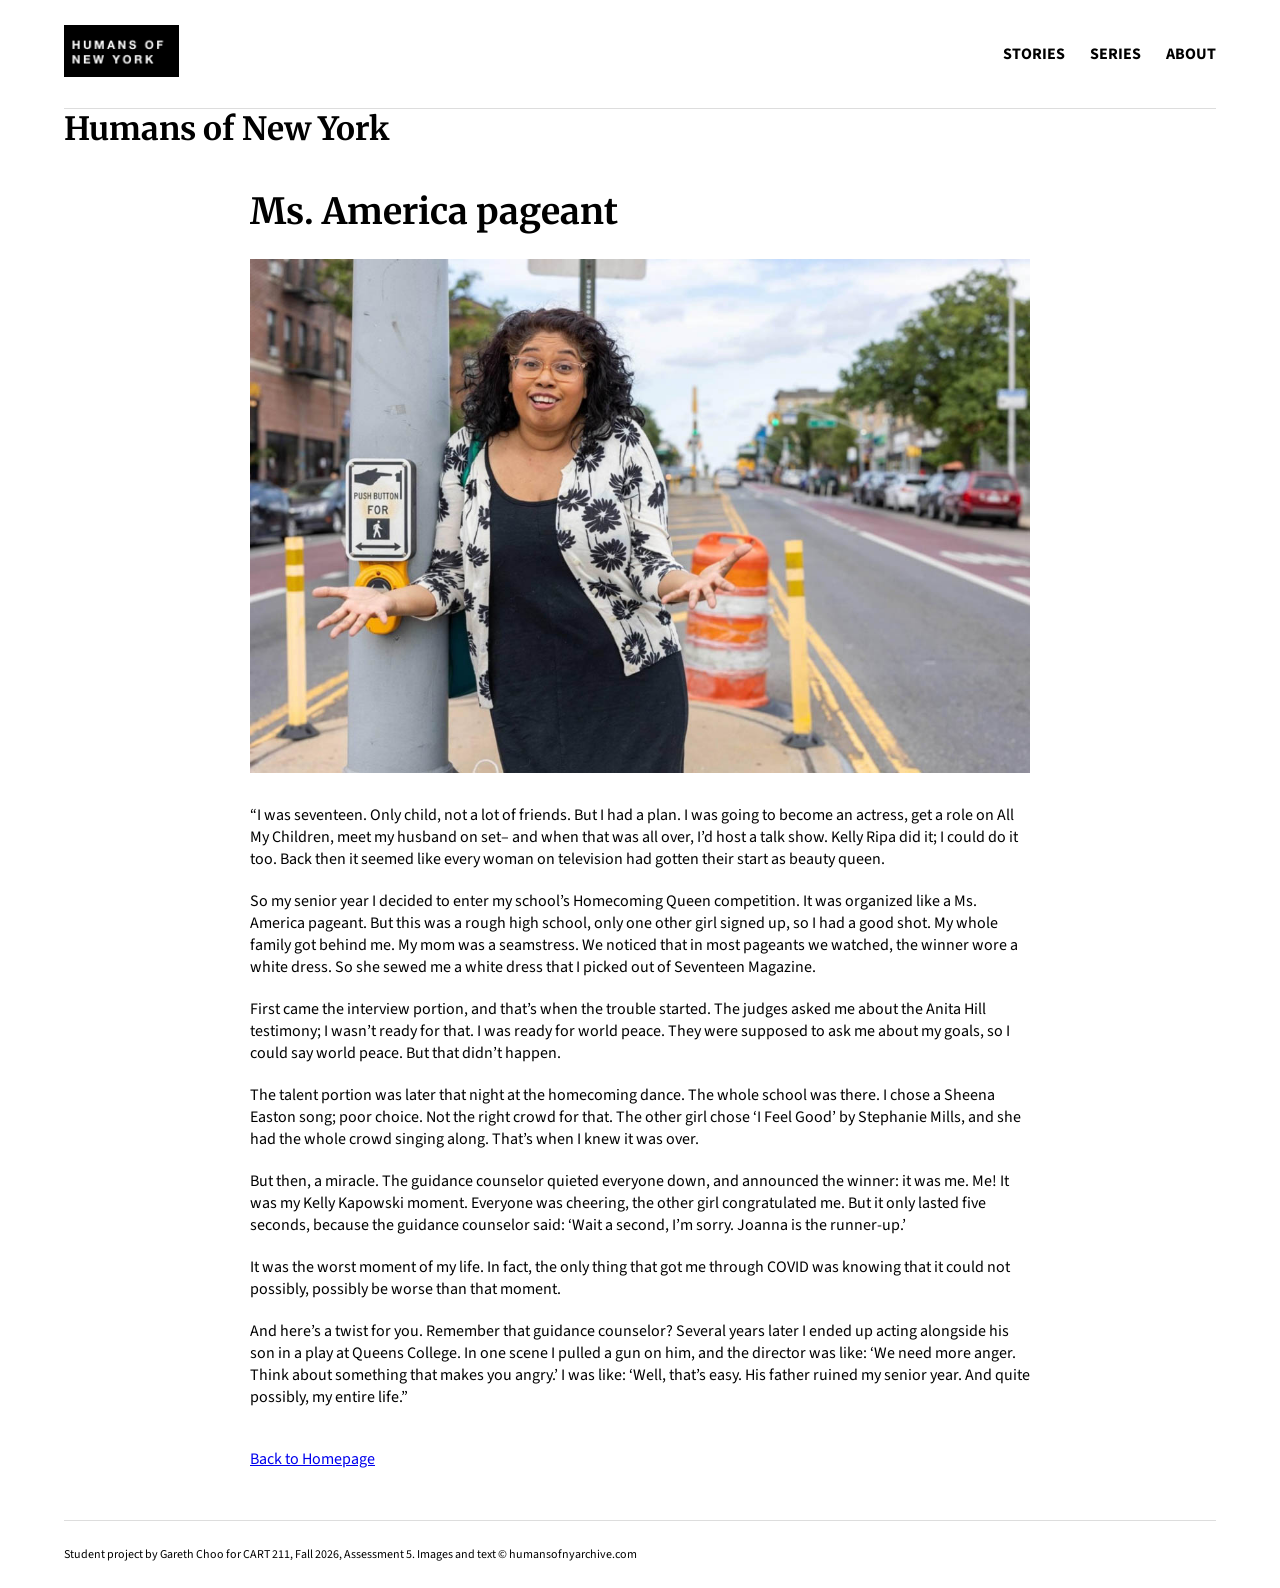
<file: story.html>
<!DOCTYPE html>
<html lang="en">

<head>
    <meta charset="UTF-8">
    <meta name="viewport" content="width=device-width, initial-scale=1.0">
    <title>Ms. America Pageant</title>
    <link rel="stylesheet" href="default.css">
    <link rel="preconnect" href="https://fonts.googleapis.com">
    <link rel="preconnect" href="https://fonts.gstatic.com" crossorigin>
    <link href="https://fonts.googleapis.com/css2?family=Merriweather:wght@400;700&family=Source+Sans+3:wght@400;600;700&display=swap" rel="stylesheet">

</head>

<body>
<div id="wrapper">

    <!-- Header -->
    <header>
        <a href="index.html" class="logo">
            <img src="logo.png" alt="Logo">
        </a>

        <nav>
            <a href="index.html">STORIES</a>
            <a href="index.html#series">SERIES</a>
            <a href="index.html#about">ABOUT</a>
        </nav>
    </header>

    <!-- Main story -->
    <main>
        <h1>Humans of New York</h1>

        <article class="story">
            <h2>Ms. America pageant</h2>

            <img src="america_pageant.jpg"
                 alt="Ms. America Pageant">

            <p>
                “I was seventeen. Only child, not a lot of
                friends. But I had a plan. I was going to
                become an actress, get a role on All My
                Children, meet my husband on set– and when
                that was all over, I’d host a talk show.
                Kelly Ripa did it; I could do it too.
                Back then it seemed like every woman on
                television had gotten their start as
                beauty queen.
            </p>

            <p>
                So my senior year I decided to enter my
                school’s Homecoming Queen competition.
                It was organized like a Ms. America
                pageant. But this was a rough high school,
                only one other girl signed up, so I had
                a good shot. My whole family got behind me.
                My mom was a seamstress. We noticed that
                in most pageants we watched, the winner
                wore a white dress. So she sewed me a
                white dress that I picked out of
                Seventeen Magazine.
            </p>

            <p>
                First came the interview portion, and
                that’s when the trouble started. The
                judges asked me about the Anita Hill
                testimony; I wasn’t ready for that.
                I was ready for world peace. They were
                supposed to ask me about my goals, so
                I could say world peace. But that
                didn’t happen.
            </p>

            <p>
                The talent portion was later that night
                at the homecoming dance. The whole school
                was there. I chose a Sheena Easton song;
                poor choice. Not the right crowd for that.
                The other girl chose ‘I Feel Good’ by
                Stephanie Mills, and she had the whole
                crowd singing along. That’s when I knew
                it was over.
            </p>

            <p>
                But then, a miracle. The guidance counselor
                quieted everyone down, and announced the
                winner: it was me. Me! It was my Kelly
                Kapowski moment. Everyone was cheering,
                the other girl congratulated me. But it
                only lasted five seconds, because the
                guidance counselor said: ‘Wait a second,
                I’m sorry. Joanna is the runner-up.’
            </p>

            <p>
                It was the worst moment of my life.
                In fact, the only thing that got me
                through COVID was knowing that it could
                not possibly, possibly be worse than
                that moment.
            </p>

            <p>
                And here’s a twist for you. Remember that
                guidance counselor? Several years later
                I ended up acting alongside his son in
                a play at Queens College. In one scene
                I pulled a gun on him, and the director
                was like: ‘We need more anger. Think
                about something that makes you angry.’
                I was like: ‘Well, that’s easy. His father
                ruined my senior year. And quite possibly,
                my entire life.”
            </p>

            <a href="index.html" class="back-link">
                Back to Homepage
            </a>
        </article>
    </main>

    <!-- Footer -->
    <footer>
        <p>
            Student project by Gareth Choo for CART 211,
            Fall 2026, Assessment 5.
            Images and text © humansofnyarchive.com
        </p>
    </footer>

</div>
</body>
</html>
</file>
<file: default.css>
/* Website basics */

* {
    margin: 0;
    box-sizing: border-box;
}


/* Main text font */

body {
    font-family: 'Source Sans 3', Arial, sans-serif;
}

/* Heading font */

h1, h2 {
    font-family: 'Merriweather', Georgia, serif;
}

#wrapper {
    width: 90%;
    max-width: 1200px;
    margin: auto;
}

/* Header */

header {
    display: flex;
    justify-content: space-between;
    align-items: center;
    padding: 25px 0;
    border-bottom: 1px solid #ddd;
}

.logo img {
    width: 115px;
}

/* Navigation */

nav {
    display: flex;
    gap: 25px;
}

nav a {
    color: black;
    text-decoration: none;
    font-weight: bold;
}

nav a:hover {
    color: brown;
}

.introduction {
    max-width: 800px;
    margin-bottom: 35px;
}

.introduction p {
    margin-bottom: 15px;
}

/* Photo grid */

.image-container {
    display: grid;
    grid-template-columns: repeat(4, 1fr);
    grid-auto-rows: 185px;
    gap: 15px;
}

.image-container figure {
    position: relative;
    overflow: hidden;
}

.image-container a {
    display: block;
    height: 100%;
}

.image-container img {
    width: 100%;
    height: 100%;
    object-fit: cover;
}

/* Larger photographs */

.image-container figure:nth-child(1),
.image-container figure:nth-child(6) {
    grid-column: span 2;
    grid-row: span 2;
}

.image-container figure:nth-child(3),
.image-container figure:nth-child(9) {
    grid-row: span 2;
}

/* Photo captions */

figcaption {
    position: absolute;
    bottom: 0;
    width: 100%;
    padding: 10px;
    background-color: rgba(0, 0, 0, 0.7);
    color: white;
}

/* Story page */

.story {
    max-width: 780px;
    margin: 40px auto;
}

.story h2 {
    font-size: 36px;
    margin-bottom: 25px;
}

.story img {
    width: 100%;
    margin-bottom: 25px;
}

.story p {
    margin-bottom: 20px;
}

.back-link {
    display: inline-block;
    margin-top: 20px;
}

/* Footer */

footer {
    margin-top: 50px;
    padding: 25px 0;
    border-top: 1px solid #ddd;
    font-size: 12px;
}

/* Tablet layout */

@media (max-width: 850px) {
    .image-container {
        grid-template-columns: repeat(2, 1fr);
    }
}

/* Mobile layout */

@media (max-width: 550px) {
    header {
        flex-direction: column;
        align-items: flex-start;
        gap: 20px;
    }

    .image-container {
        grid-template-columns: 1fr;
        grid-auto-rows: 290px;
    }

    .image-container figure {
        grid-column: auto;
        grid-row: auto;
    }
}
</file>
